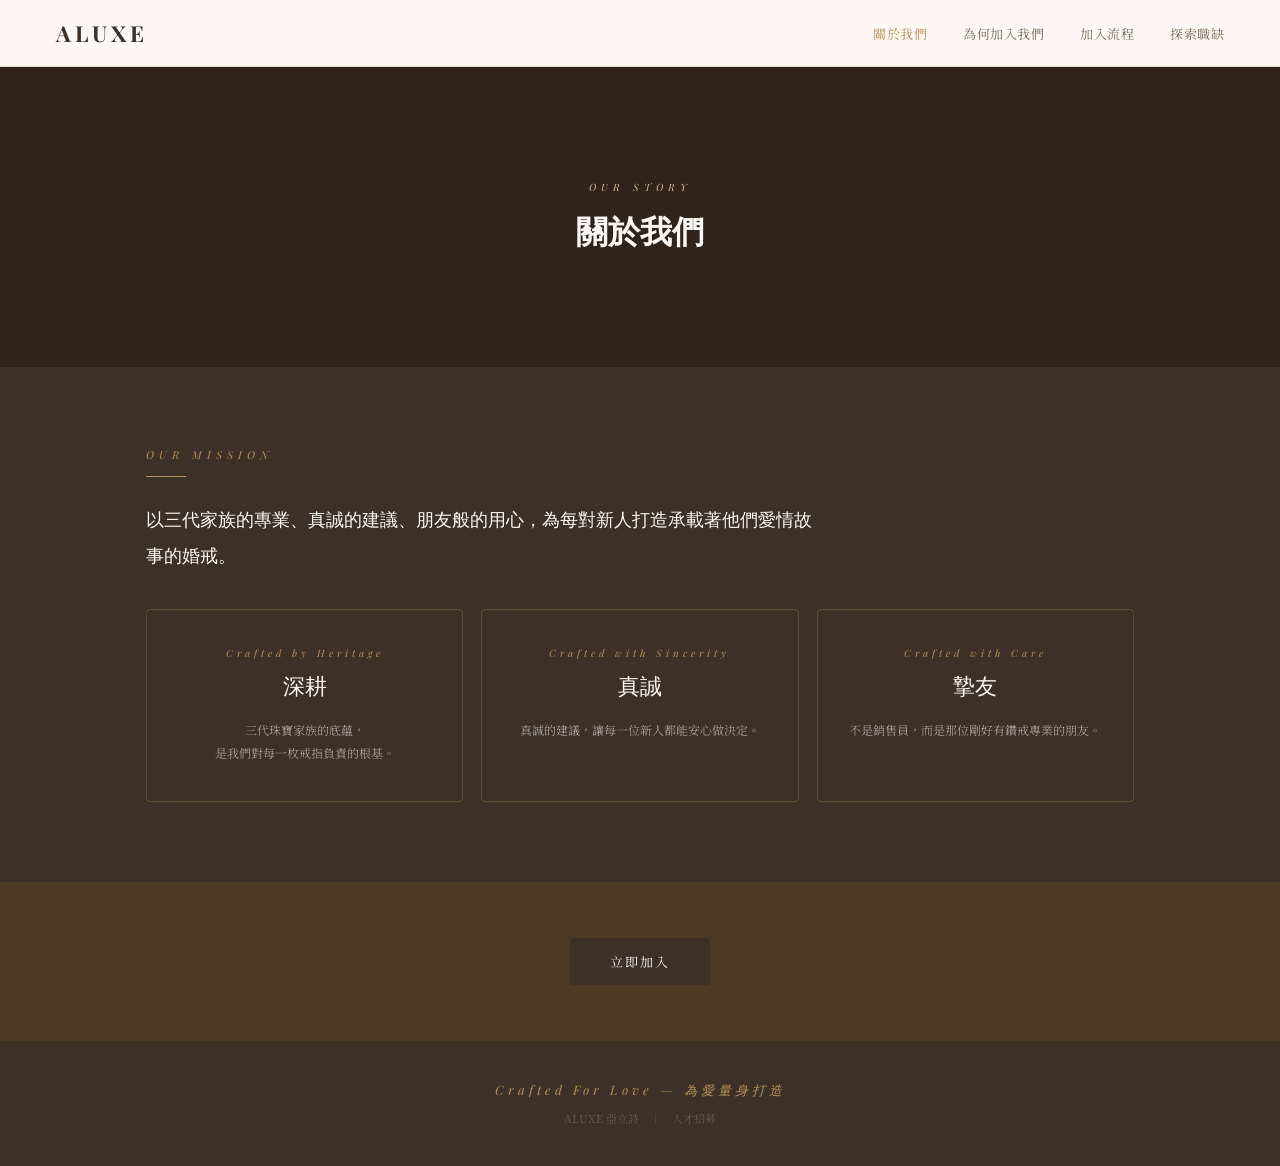
<file: about.html>
<!DOCTYPE html>
<html lang="zh-TW">
<head>
<meta charset="UTF-8">
<meta name="viewport" content="width=device-width, initial-scale=1.0">
<title>關於我們 — ALUXE 亞立詩</title>
<link rel="stylesheet" href="shared.css">
</head>
<body>

<nav class="nav">
  <a href="index.html" class="nav-logo">ALUXE</a>
  <div class="nav-links">
    <a class="nav-link active" href="https://www.aluxe.com/about/" target="_blank">關於我們</a>
    <a class="nav-link" href="career.html">為何加入我們</a>
    <a class="nav-link" href="process.html">加入流程</a>
    <a class="nav-link" href="jobs.html">探索職缺</a>
  </div>
</nav>

<div class="page-hero">
  <div class="page-hero-bg" style="background:#3C3027;"></div>
  <div class="page-hero-content">
    <div class="page-hero-eyebrow">OUR STORY</div>
    <h1 class="page-hero-title">關於我們</h1>
  </div>
</div>

<!-- OUR MISSION -->
<section class="sec-deep">
  <div class="sec-inner">
    <div class="eyebrow">OUR MISSION</div>
    <div class="rose-bar"></div>
    <p class="sec-title-light" style="font-size:18px; max-width:680px; line-height:2; font-weight:400;">以三代家族的專業、真誠的建議、朋友般的用心，為每對新人打造承載著他們愛情故事的婚戒。</p>
    <div class="pillar-grid">
      <div class="pillar-card"><div class="p-en">Crafted by Heritage</div><div class="p-zh">深耕</div><div class="p-desc">三代珠寶家族的底蘊，<br>是我們對每一枚戒指負責的根基。</div></div>
      <div class="pillar-card"><div class="p-en">Crafted with Sincerity</div><div class="p-zh">真誠</div><div class="p-desc">真誠的建議，讓每一位新人都能安心做決定。</div></div>
      <div class="pillar-card"><div class="p-en">Crafted with Care</div><div class="p-zh">摯友</div><div class="p-desc">不是銷售員，而是那位剛好有鑽戒專業的朋友。</div></div>
    </div>
  </div>
</section>

<section class="cta-block" style="position:relative; overflow:hidden;">
  <div style="position:absolute; inset:0; background:#B8925A;"></div>
  <div class="sec-inner cta-inner" style="padding:56px;">
    <a href="https://www.104.com.tw/company/1a2x6bidx6#info06" target="_blank" class="btn-warm" style="background:#3C3027;">立即加入</a>
  </div>
</section>

<footer class="footer">
  <p class="footer-slogan">Crafted For Love — 為愛量身打造</p>
  <p class="footer-note">ALUXE 亞立詩　｜　人才招募</p>
</footer>

</body>
</html>
</file>
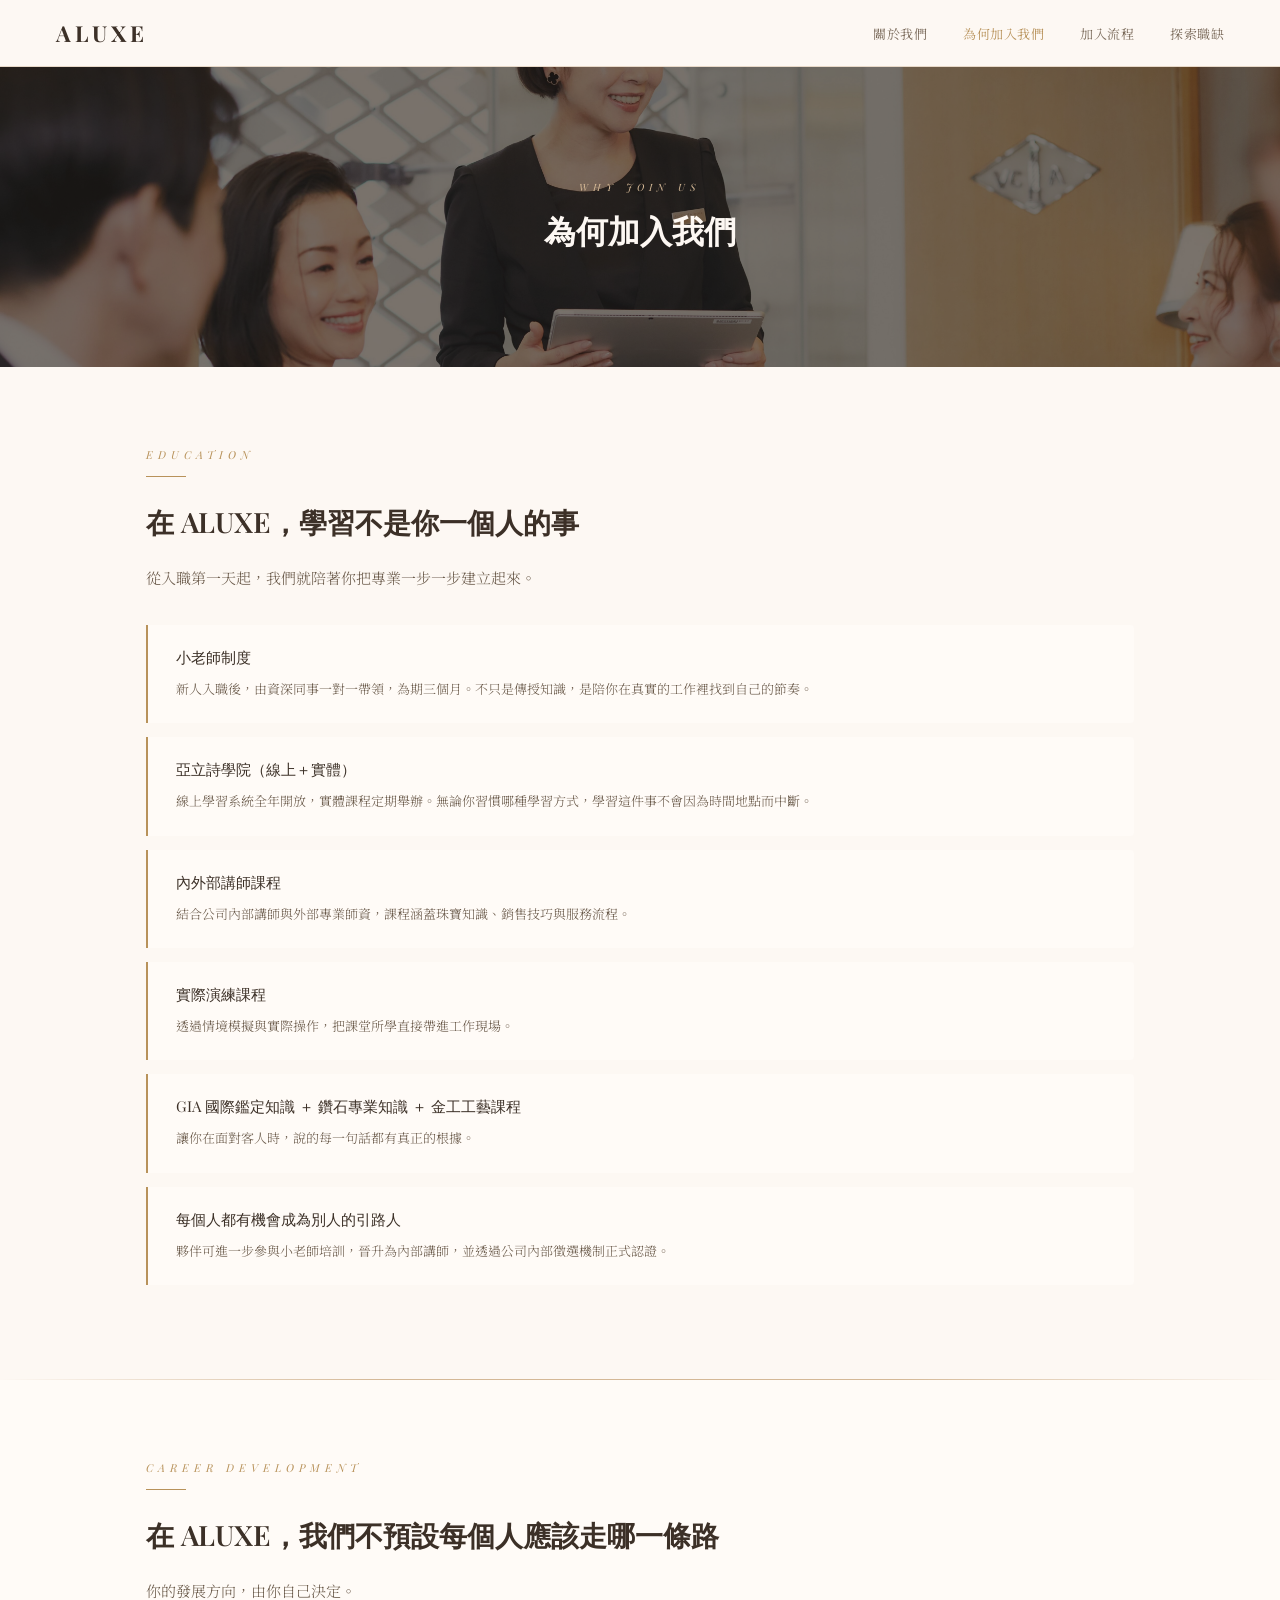
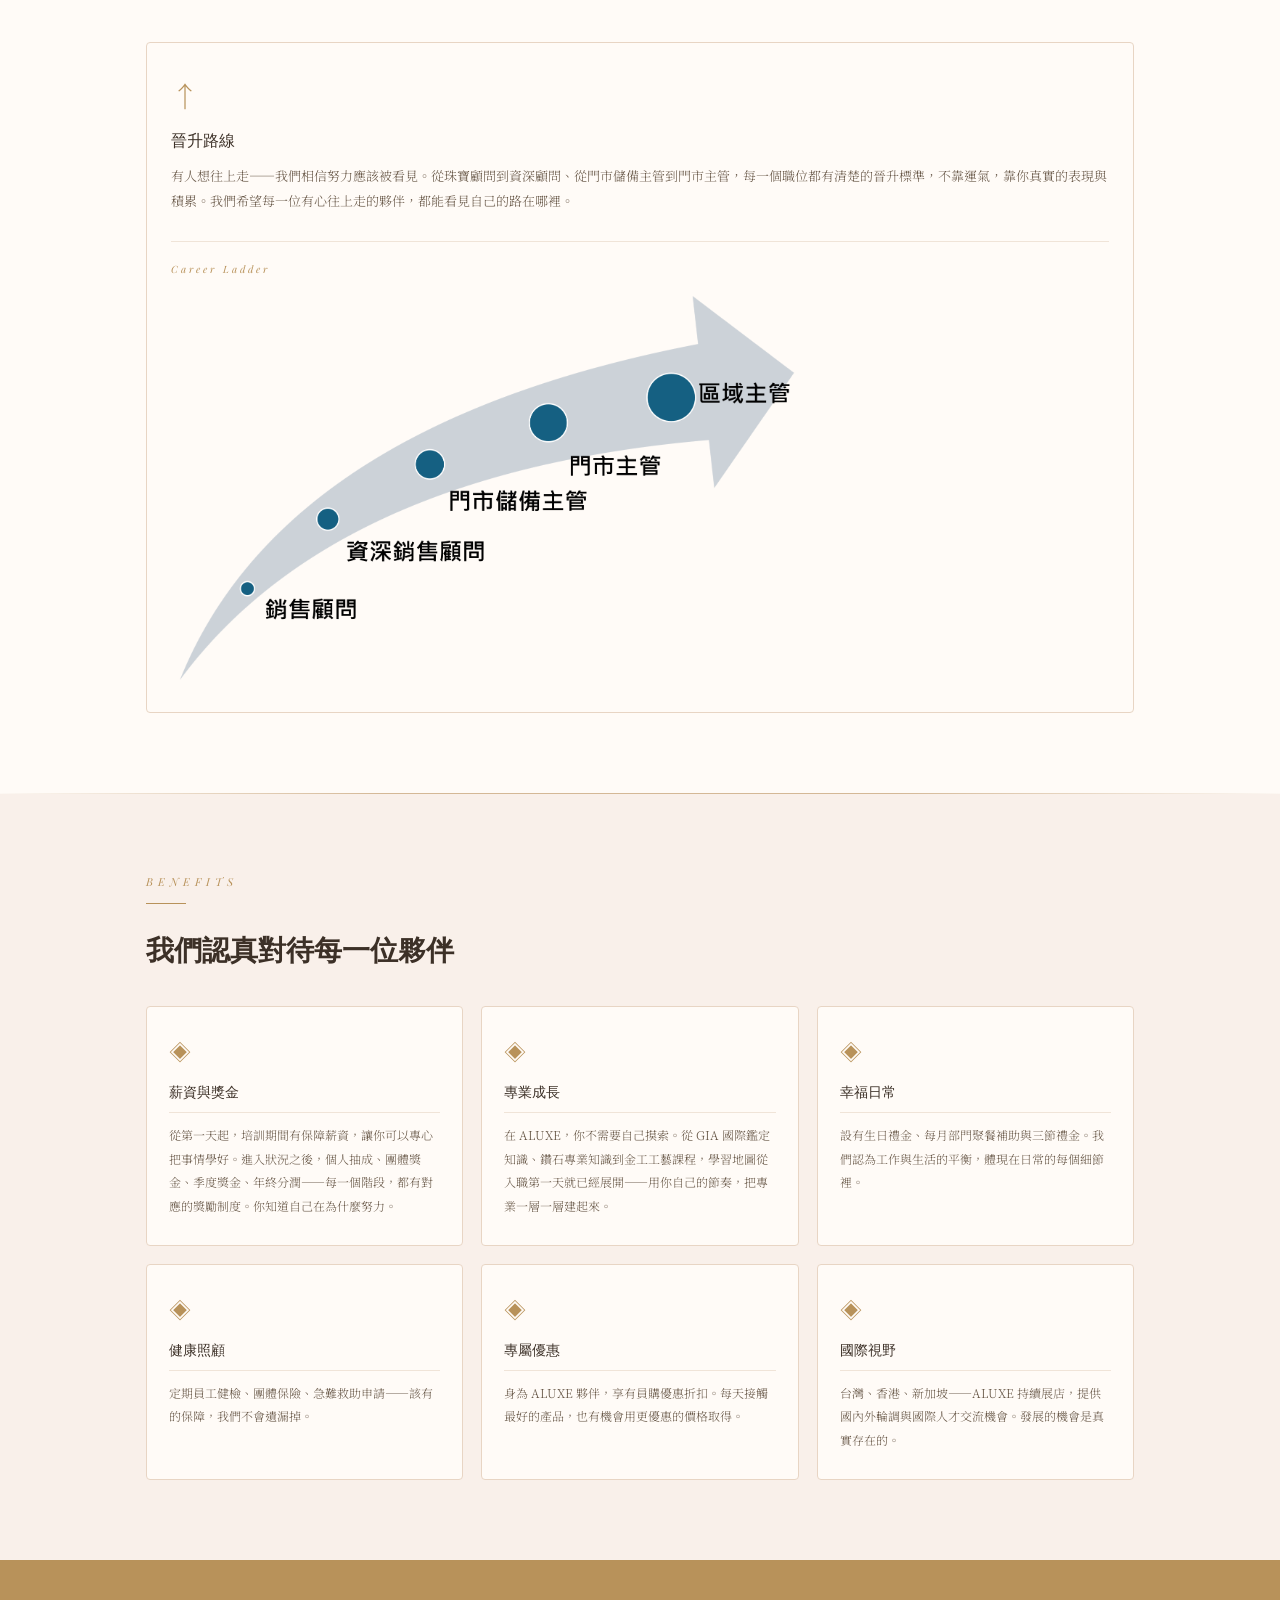
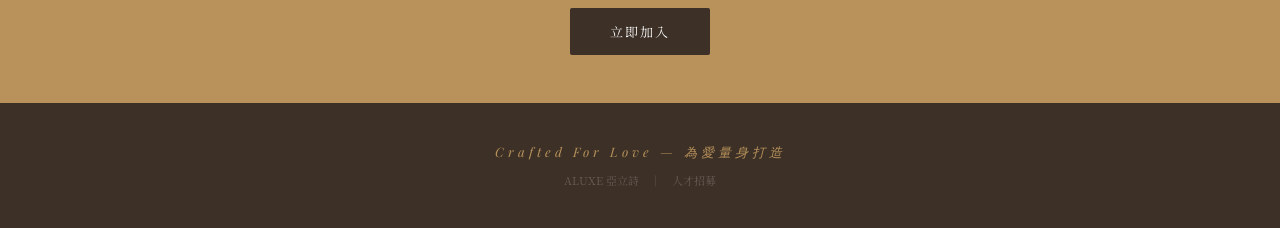
<file: career.html>
<!DOCTYPE html>
<html lang="zh-TW">
<head>
<meta charset="UTF-8">
<meta name="viewport" content="width=device-width, initial-scale=1.0">
<title>為何加入我們 — ALUXE 亞立詩</title>
<link rel="stylesheet" href="shared.css">
</head>
<body>

<nav class="nav">
  <a href="index.html" class="nav-logo">ALUXE</a>
  <div class="nav-links">
    <a class="nav-link" href="https://www.aluxe.com/about/" target="_blank">關於我們</a>
    <a class="nav-link active" href="career.html">為何加入我們</a>
    <a class="nav-link" href="process.html">加入流程</a>
    <a class="nav-link" href="jobs.html">探索職缺</a>
  </div>
</nav>

<div class="page-hero">
  <div class="page-hero-bg" style="background:url('career_banner.jpg') center center / cover no-repeat;"></div>
  <div class="page-hero-content">
    <div class="page-hero-eyebrow">WHY JOIN US</div>
    <h1 class="page-hero-title">為何加入我們</h1>
  </div>
</div>

<!-- 教育訓練 -->
<section class="sec-cream">
  <div class="sec-inner">
    <div class="eyebrow">EDUCATION</div>
    <div class="rose-bar"></div>
    <h2 class="sec-title">在 ALUXE，學習不是你一個人的事</h2>
    <p class="sec-body" style="margin-bottom:32px;">從入職第一天起，我們就陪著你把專業一步一步建立起來。</p>
    <div class="edu-item"><div class="edu-title">小老師制度</div><div class="edu-desc">新人入職後，由資深同事一對一帶領，為期三個月。不只是傳授知識，是陪你在真實的工作裡找到自己的節奏。</div></div>
    <div class="edu-item"><div class="edu-title">亞立詩學院（線上＋實體）</div><div class="edu-desc">線上學習系統全年開放，實體課程定期舉辦。無論你習慣哪種學習方式，學習這件事不會因為時間地點而中斷。</div></div>
    <div class="edu-item"><div class="edu-title">內外部講師課程</div><div class="edu-desc">結合公司內部講師與外部專業師資，課程涵蓋珠寶知識、銷售技巧與服務流程。</div></div>
    <div class="edu-item"><div class="edu-title">實際演練課程</div><div class="edu-desc">透過情境模擬與實際操作，把課堂所學直接帶進工作現場。</div></div>
    <div class="edu-item"><div class="edu-title">GIA 國際鑑定知識 ＋ 鑽石專業知識 ＋ 金工工藝課程</div><div class="edu-desc">讓你在面對客人時，說的每一句話都有真正的根據。</div></div>
    <div class="edu-item"><div class="edu-title">每個人都有機會成為別人的引路人</div><div class="edu-desc">夥伴可進一步參與小老師培訓，晉升為內部講師，並透過公司內部徵選機制正式認證。</div></div>
  </div>
</section>

<div class="warm-divider"></div>

<!-- 職涯發展 -->
<section class="sec-white">
  <div class="sec-inner">
    <div class="eyebrow">CAREER DEVELOPMENT</div>
    <div class="rose-bar"></div>
    <h2 class="sec-title">在 ALUXE，我們不預設每個人應該走哪一條路</h2>
    <p class="sec-body" style="margin-bottom:36px;">你的發展方向，由你自己決定。</p>
    <div class="career-grid" style="grid-template-columns:1fr;">
      <div class="career-card">
        <div class="career-icon">↑</div>
        <div class="career-title">晉升路線</div>
        <div class="career-desc">有人想往上走——我們相信努力應該被看見。從珠寶顧問到資深顧問、從門市儲備主管到門市主管，每一個職位都有清楚的晉升標準，不靠運氣，靠你真實的表現與積累。我們希望每一位有心往上走的夥伴，都能看見自己的路在哪裡。</div>
        <div style="margin-top:28px; padding-top:20px; border-top:1px solid #F0E4D8;">
          <div style="font-family:'Playfair Display',serif; font-size:10px; color:#B8925A; letter-spacing:3px; margin-bottom:20px; font-style:italic;">Career Ladder</div>
          <img src="晉升.png" alt="晉升路線" style="width:100%; max-width:640px; display:block;">
        </div>
      </div>
    </div>
  </div>
</section>

<div class="warm-divider"></div>

<!-- 員工福利 -->
<section class="sec-rose">
  <div class="sec-inner">
    <div class="eyebrow">BENEFITS</div>
    <div class="rose-bar"></div>
    <h2 class="sec-title">我們認真對待每一位夥伴</h2>
    <div class="benefits-grid">
      <div class="benefit-card"><div class="b-icon">◈</div><div class="b-title">薪資與獎金</div><div class="b-desc">從第一天起，培訓期間有保障薪資，讓你可以專心把事情學好。進入狀況之後，個人抽成、團體獎金、季度獎金、年終分潤——每一個階段，都有對應的獎勵制度。你知道自己在為什麼努力。</div></div>
      <div class="benefit-card"><div class="b-icon">◈</div><div class="b-title">專業成長</div><div class="b-desc">在 ALUXE，你不需要自己摸索。從 GIA 國際鑑定知識、鑽石專業知識到金工工藝課程，學習地圖從入職第一天就已經展開——用你自己的節奏，把專業一層一層建起來。</div></div>
      <div class="benefit-card"><div class="b-icon">◈</div><div class="b-title">幸福日常</div><div class="b-desc">設有生日禮金、每月部門聚餐補助與三節禮金。我們認為工作與生活的平衡，體現在日常的每個細節裡。</div></div>
      <div class="benefit-card"><div class="b-icon">◈</div><div class="b-title">健康照顧</div><div class="b-desc">定期員工健檢、團體保險、急難救助申請——該有的保障，我們不會遺漏掉。</div></div>
      <div class="benefit-card"><div class="b-icon">◈</div><div class="b-title">專屬優惠</div><div class="b-desc">身為 ALUXE 夥伴，享有員購優惠折扣。每天接觸最好的產品，也有機會用更優惠的價格取得。</div></div>
      <div class="benefit-card"><div class="b-icon">◈</div><div class="b-title">國際視野</div><div class="b-desc">台灣、香港、新加坡——ALUXE 持續展店，提供國內外輪調與國際人才交流機會。發展的機會是真實存在的。</div></div>
    </div>
  </div>
</section>

<section style="background:#B8925A; padding:48px; text-align:center;">
  <a href="https://www.104.com.tw/company/1a2x6bidx6#info06" target="_blank" class="btn-warm" style="background:#3C3027;">立即加入</a>
</section>

<footer class="footer">
  <p class="footer-slogan">Crafted For Love — 為愛量身打造</p>
  <p class="footer-note">ALUXE 亞立詩　｜　人才招募</p>
</footer>

</body>
</html>
</file>
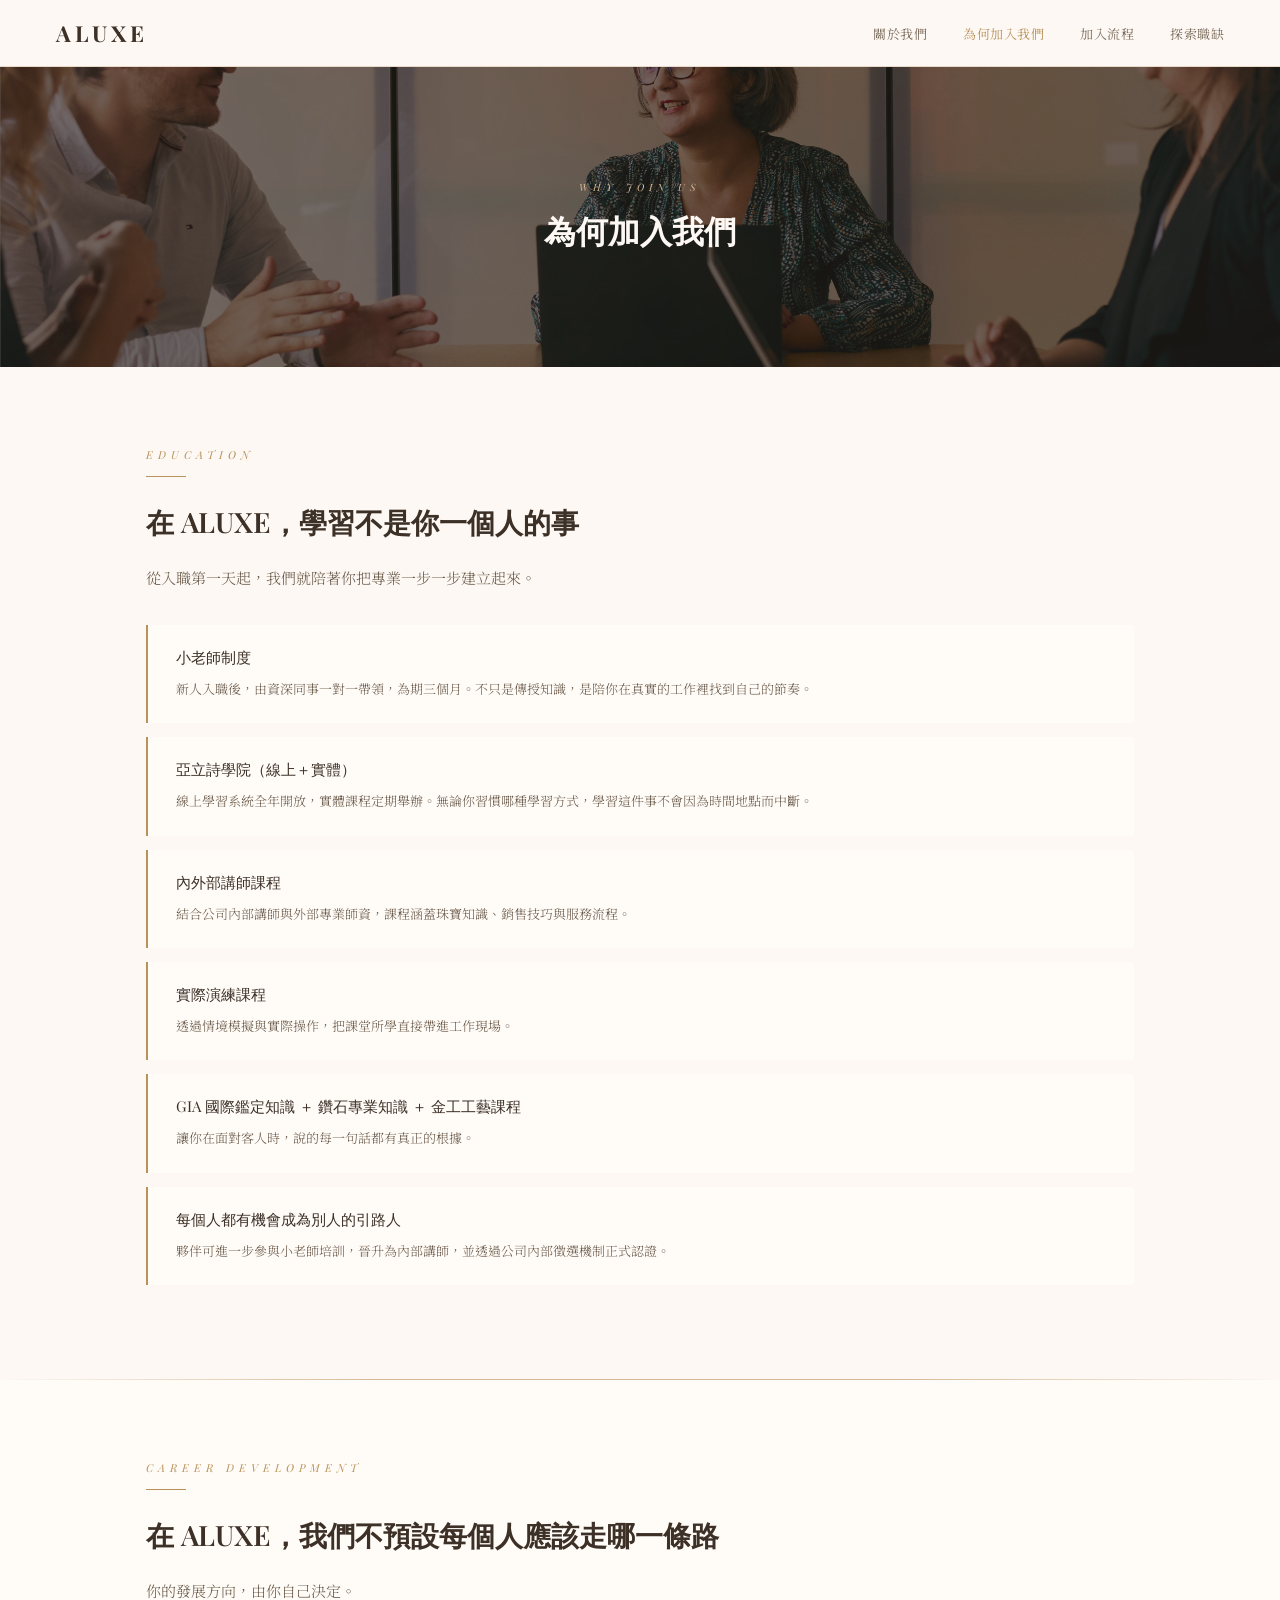
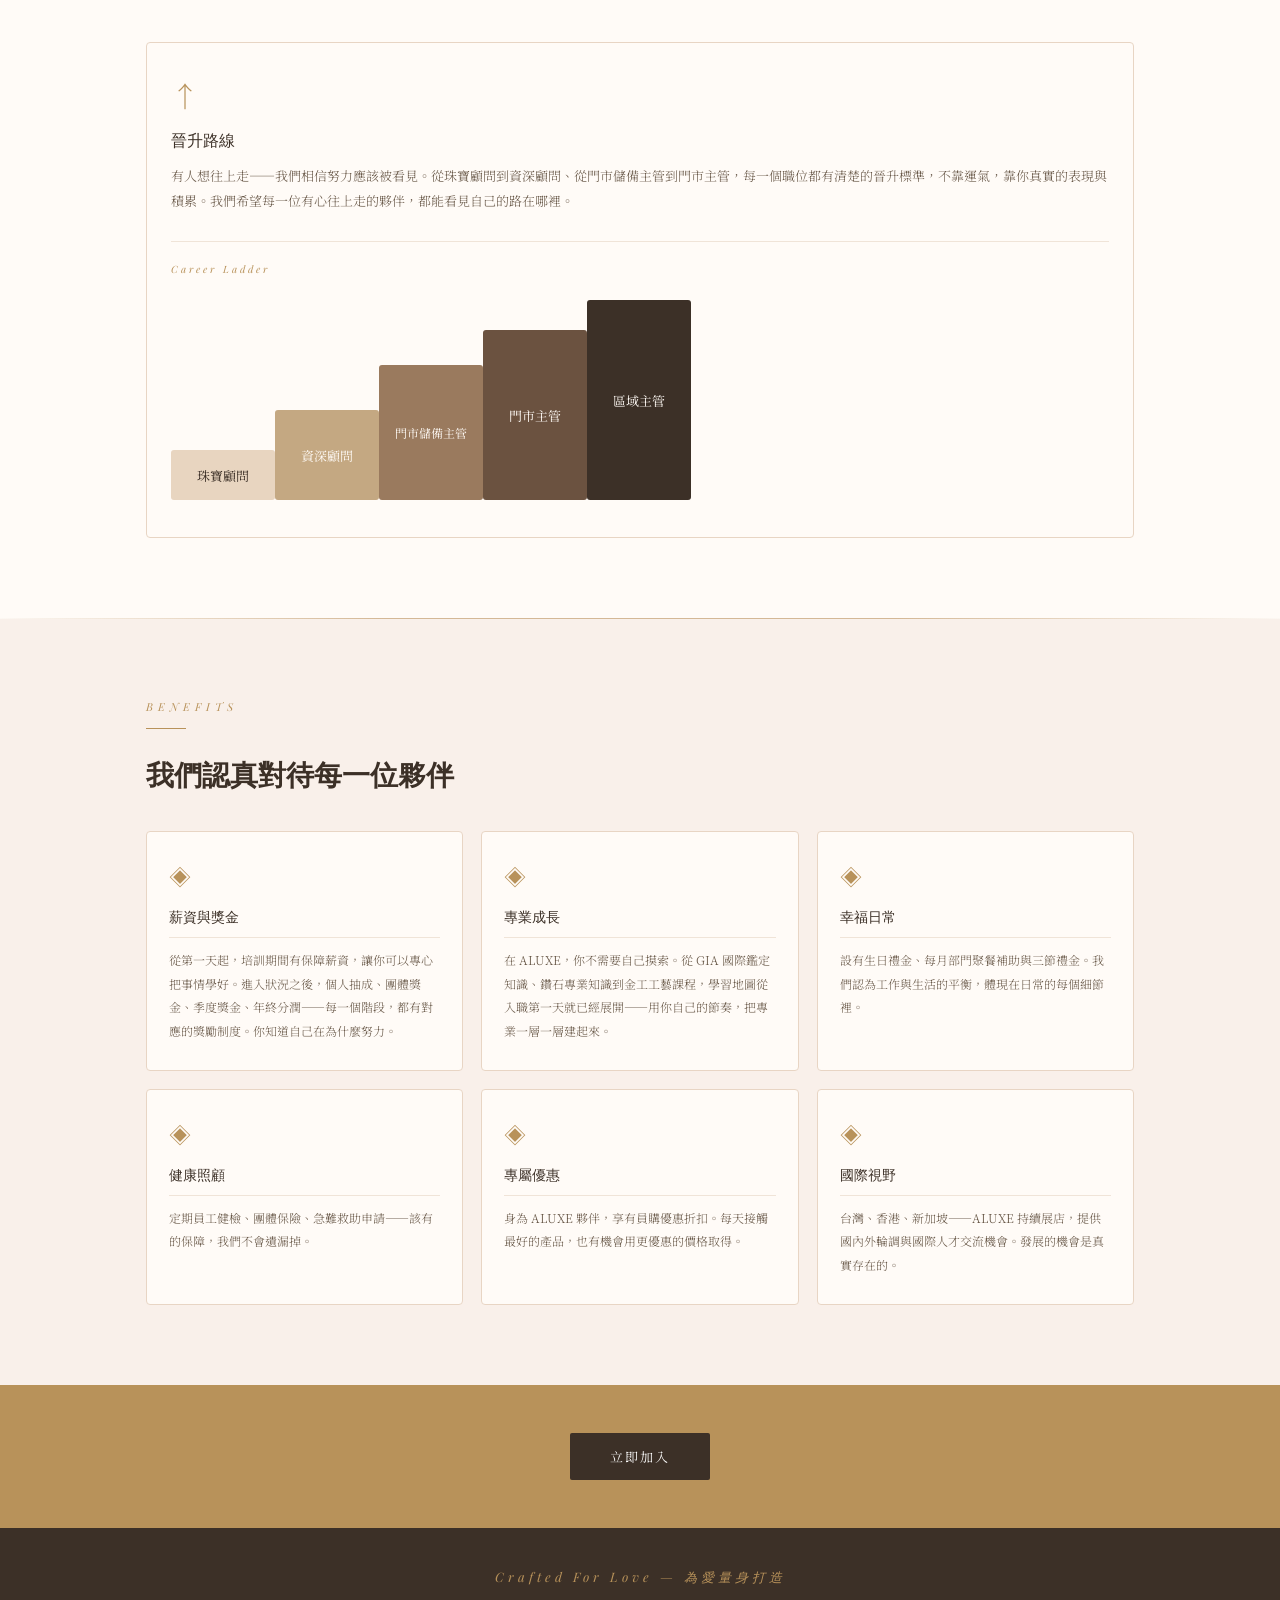
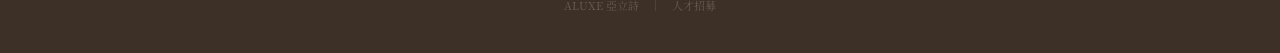
<file: career_3.html>
<!DOCTYPE html>
<html lang="zh-TW">
<head>
<meta charset="UTF-8">
<meta name="viewport" content="width=device-width, initial-scale=1.0">
<title>為何加入我們 — ALUXE 亞立詩</title>
<link rel="stylesheet" href="shared.css">
</head>
<body>

<nav class="nav">
  <a href="index.html" class="nav-logo">ALUXE</a>
  <div class="nav-links">
    <a class="nav-link" href="https://www.aluxe.com/about/" target="_blank">關於我們</a>
    <a class="nav-link active" href="career.html">為何加入我們</a>
    <a class="nav-link" href="process.html">加入流程</a>
    <a class="nav-link" href="jobs.html">探索職缺</a>
  </div>
</nav>

<div class="page-hero">
  <div class="page-hero-bg" style="background:url('career_banner.avif') center center / cover no-repeat;"></div>
  <div class="page-hero-content">
    <div class="page-hero-eyebrow">WHY JOIN US</div>
    <h1 class="page-hero-title">為何加入我們</h1>
  </div>
</div>

<!-- 教育訓練 -->
<section class="sec-cream">
  <div class="sec-inner">
    <div class="eyebrow">EDUCATION</div>
    <div class="rose-bar"></div>
    <h2 class="sec-title">在 ALUXE，學習不是你一個人的事</h2>
    <p class="sec-body" style="margin-bottom:32px;">從入職第一天起，我們就陪著你把專業一步一步建立起來。</p>
    <div class="edu-item"><div class="edu-title">小老師制度</div><div class="edu-desc">新人入職後，由資深同事一對一帶領，為期三個月。不只是傳授知識，是陪你在真實的工作裡找到自己的節奏。</div></div>
    <div class="edu-item"><div class="edu-title">亞立詩學院（線上＋實體）</div><div class="edu-desc">線上學習系統全年開放，實體課程定期舉辦。無論你習慣哪種學習方式，學習這件事不會因為時間地點而中斷。</div></div>
    <div class="edu-item"><div class="edu-title">內外部講師課程</div><div class="edu-desc">結合公司內部講師與外部專業師資，課程涵蓋珠寶知識、銷售技巧與服務流程。</div></div>
    <div class="edu-item"><div class="edu-title">實際演練課程</div><div class="edu-desc">透過情境模擬與實際操作，把課堂所學直接帶進工作現場。</div></div>
    <div class="edu-item"><div class="edu-title">GIA 國際鑑定知識 ＋ 鑽石專業知識 ＋ 金工工藝課程</div><div class="edu-desc">讓你在面對客人時，說的每一句話都有真正的根據。</div></div>
    <div class="edu-item"><div class="edu-title">每個人都有機會成為別人的引路人</div><div class="edu-desc">夥伴可進一步參與小老師培訓，晉升為內部講師，並透過公司內部徵選機制正式認證。</div></div>
  </div>
</section>

<div class="warm-divider"></div>

<!-- 職涯發展 -->
<section class="sec-white">
  <div class="sec-inner">
    <div class="eyebrow">CAREER DEVELOPMENT</div>
    <div class="rose-bar"></div>
    <h2 class="sec-title">在 ALUXE，我們不預設每個人應該走哪一條路</h2>
    <p class="sec-body" style="margin-bottom:36px;">你的發展方向，由你自己決定。</p>
    <div class="career-grid" style="grid-template-columns:1fr;">
      <div class="career-card">
        <div class="career-icon">↑</div>
        <div class="career-title">晉升路線</div>
        <div class="career-desc">有人想往上走——我們相信努力應該被看見。從珠寶顧問到資深顧問、從門市儲備主管到門市主管，每一個職位都有清楚的晉升標準，不靠運氣，靠你真實的表現與積累。我們希望每一位有心往上走的夥伴，都能看見自己的路在哪裡。</div>
        <div style="margin-top:28px; padding-top:20px; border-top:1px solid #F0E4D8;">
          <div style="font-family:'Playfair Display',serif; font-size:10px; color:#B8925A; letter-spacing:3px; margin-bottom:24px; font-style:italic;">Career Ladder</div>
          <svg viewBox="0 0 520 200" xmlns="http://www.w3.org/2000/svg" style="width:100%; max-width:520px;">
            <rect x="0" y="150" width="104" height="50" fill="#E8D5C0" rx="3"/>
            <text x="52" y="181" text-anchor="middle" font-family="Noto Serif TC,serif" font-size="13" fill="#3C3027">珠寶顧問</text>
            <rect x="104" y="110" width="104" height="90" fill="#C4A882" rx="3"/>
            <text x="156" y="161" text-anchor="middle" font-family="Noto Serif TC,serif" font-size="13" fill="#FDF8F3">資深顧問</text>
            <rect x="208" y="65" width="104" height="135" fill="#9A7A5E" rx="3"/>
            <text x="260" y="138" text-anchor="middle" font-family="Noto Serif TC,serif" font-size="12" fill="#FDF8F3">門市儲備主管</text>
            <rect x="312" y="30" width="104" height="170" fill="#6B5240" rx="3"/>
            <text x="364" y="121" text-anchor="middle" font-family="Noto Serif TC,serif" font-size="13" fill="#FDF8F3">門市主管</text>
            <rect x="416" y="0" width="104" height="200" fill="#3C3027" rx="3"/>
            <text x="468" y="106" text-anchor="middle" font-family="Noto Serif TC,serif" font-size="13" fill="#FDF8F3">區域主管</text>
          </svg>
        </div>
      </div>
    </div>
  </div>
</section>

<div class="warm-divider"></div>

<!-- 員工福利 -->
<section class="sec-rose">
  <div class="sec-inner">
    <div class="eyebrow">BENEFITS</div>
    <div class="rose-bar"></div>
    <h2 class="sec-title">我們認真對待每一位夥伴</h2>
    <div class="benefits-grid">
      <div class="benefit-card"><div class="b-icon">◈</div><div class="b-title">薪資與獎金</div><div class="b-desc">從第一天起，培訓期間有保障薪資，讓你可以專心把事情學好。進入狀況之後，個人抽成、團體獎金、季度獎金、年終分潤——每一個階段，都有對應的獎勵制度。你知道自己在為什麼努力。</div></div>
      <div class="benefit-card"><div class="b-icon">◈</div><div class="b-title">專業成長</div><div class="b-desc">在 ALUXE，你不需要自己摸索。從 GIA 國際鑑定知識、鑽石專業知識到金工工藝課程，學習地圖從入職第一天就已經展開——用你自己的節奏，把專業一層一層建起來。</div></div>
      <div class="benefit-card"><div class="b-icon">◈</div><div class="b-title">幸福日常</div><div class="b-desc">設有生日禮金、每月部門聚餐補助與三節禮金。我們認為工作與生活的平衡，體現在日常的每個細節裡。</div></div>
      <div class="benefit-card"><div class="b-icon">◈</div><div class="b-title">健康照顧</div><div class="b-desc">定期員工健檢、團體保險、急難救助申請——該有的保障，我們不會遺漏掉。</div></div>
      <div class="benefit-card"><div class="b-icon">◈</div><div class="b-title">專屬優惠</div><div class="b-desc">身為 ALUXE 夥伴，享有員購優惠折扣。每天接觸最好的產品，也有機會用更優惠的價格取得。</div></div>
      <div class="benefit-card"><div class="b-icon">◈</div><div class="b-title">國際視野</div><div class="b-desc">台灣、香港、新加坡——ALUXE 持續展店，提供國內外輪調與國際人才交流機會。發展的機會是真實存在的。</div></div>
    </div>
  </div>
</section>

<section style="background:#B8925A; padding:48px; text-align:center;">
  <a href="https://www.104.com.tw/company/1a2x6bidx6#info06" target="_blank" class="btn-warm" style="background:#3C3027;">立即加入</a>
</section>

<footer class="footer">
  <p class="footer-slogan">Crafted For Love — 為愛量身打造</p>
  <p class="footer-note">ALUXE 亞立詩　｜　人才招募</p>
</footer>

</body>
</html>
</file>
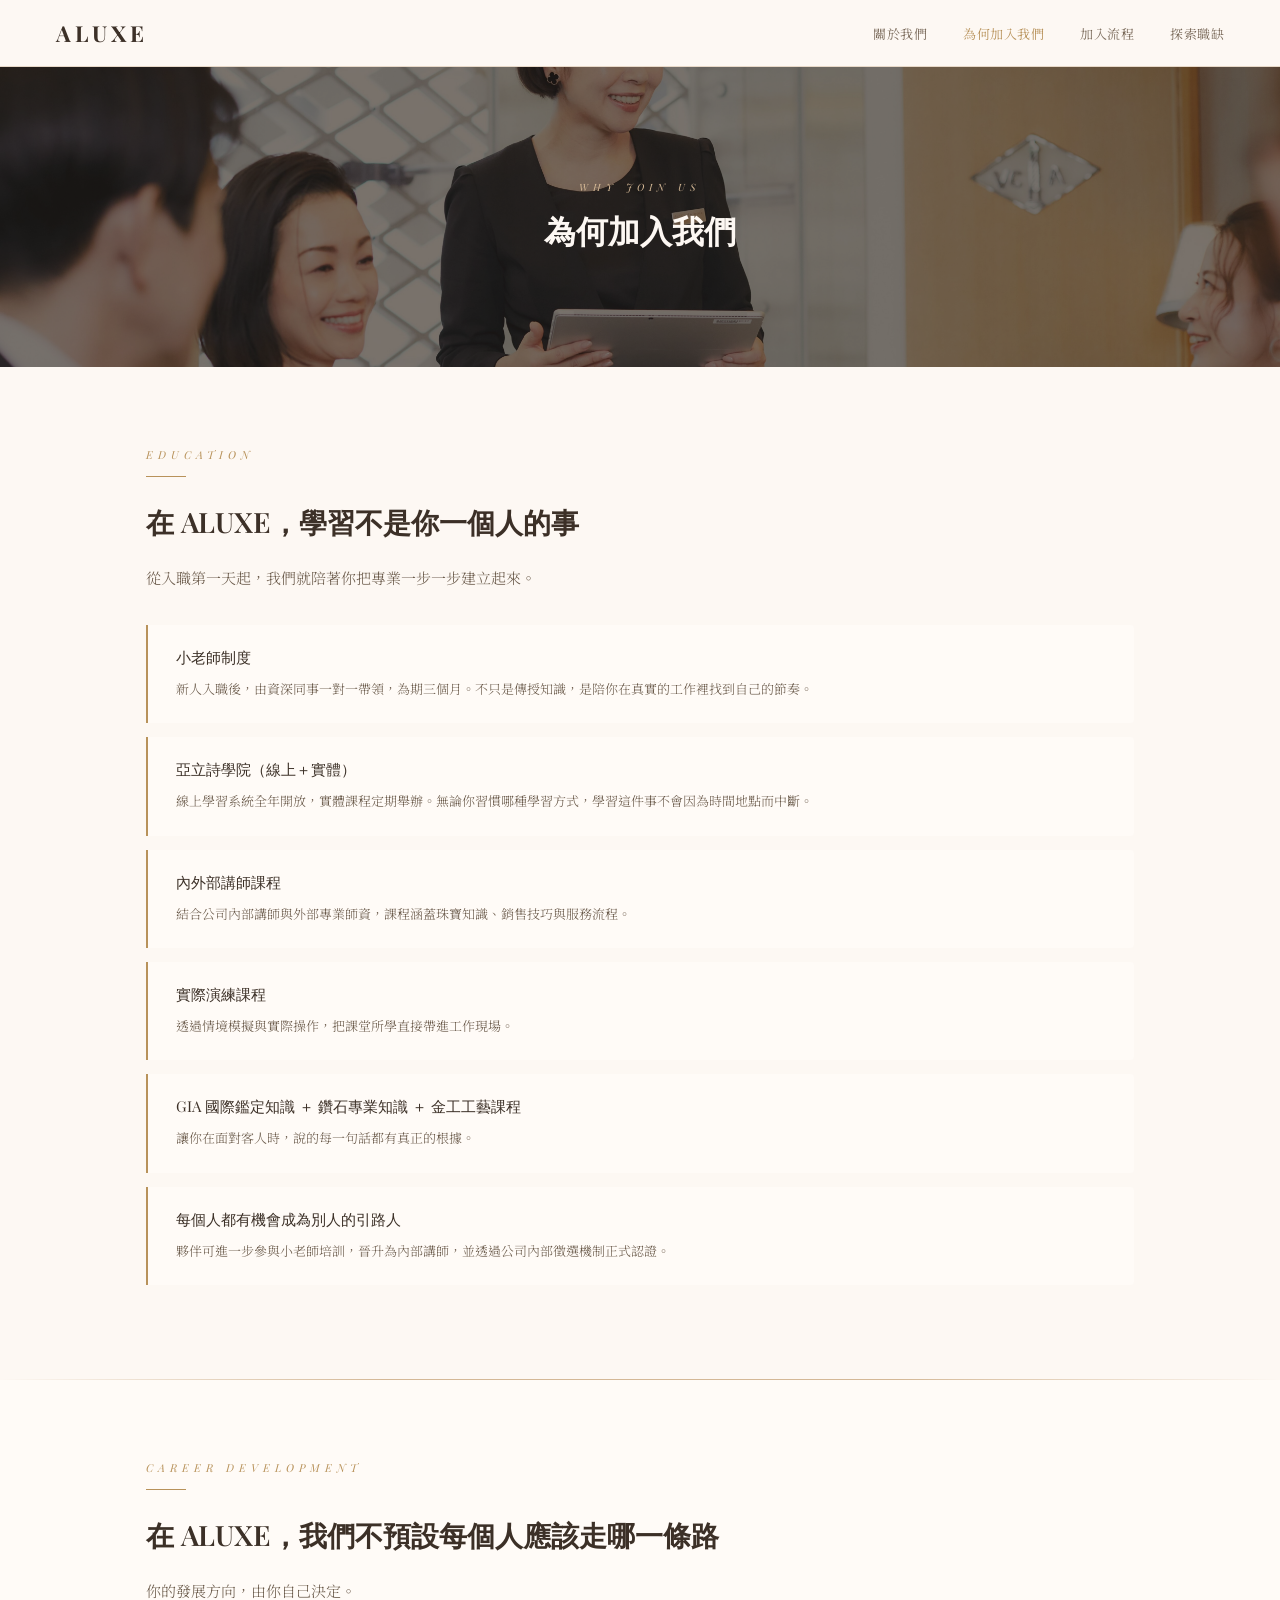
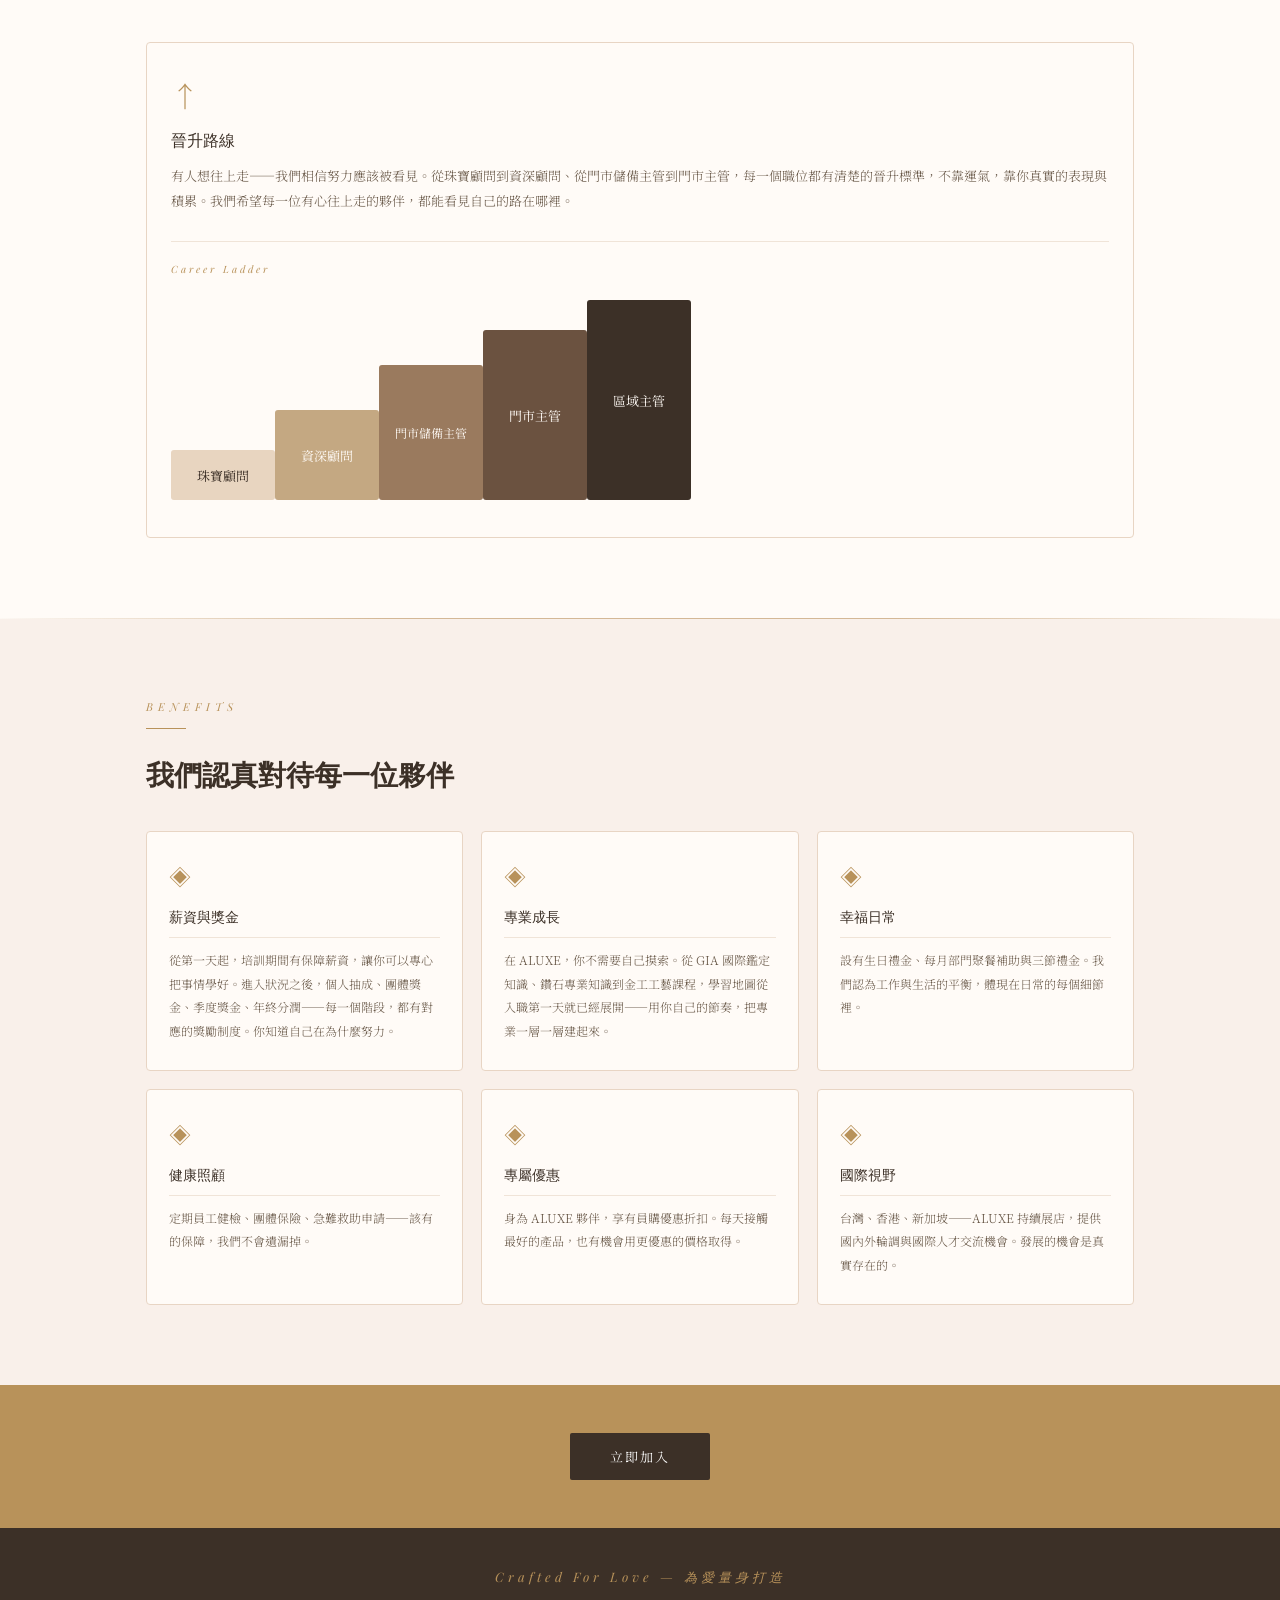
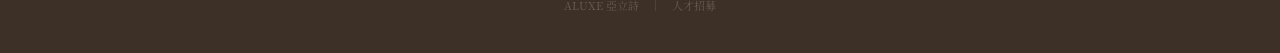
<file: career_4.html>
<!DOCTYPE html>
<html lang="zh-TW">
<head>
<meta charset="UTF-8">
<meta name="viewport" content="width=device-width, initial-scale=1.0">
<title>為何加入我們 — ALUXE 亞立詩</title>
<link rel="stylesheet" href="shared.css">
</head>
<body>

<nav class="nav">
  <a href="index.html" class="nav-logo">ALUXE</a>
  <div class="nav-links">
    <a class="nav-link" href="https://www.aluxe.com/about/" target="_blank">關於我們</a>
    <a class="nav-link active" href="career.html">為何加入我們</a>
    <a class="nav-link" href="process.html">加入流程</a>
    <a class="nav-link" href="jobs.html">探索職缺</a>
  </div>
</nav>

<div class="page-hero">
  <div class="page-hero-bg" style="background:url('career_banner.jpg') center center / cover no-repeat;"></div>
  <div class="page-hero-content">
    <div class="page-hero-eyebrow">WHY JOIN US</div>
    <h1 class="page-hero-title">為何加入我們</h1>
  </div>
</div>

<!-- 教育訓練 -->
<section class="sec-cream">
  <div class="sec-inner">
    <div class="eyebrow">EDUCATION</div>
    <div class="rose-bar"></div>
    <h2 class="sec-title">在 ALUXE，學習不是你一個人的事</h2>
    <p class="sec-body" style="margin-bottom:32px;">從入職第一天起，我們就陪著你把專業一步一步建立起來。</p>
    <div class="edu-item"><div class="edu-title">小老師制度</div><div class="edu-desc">新人入職後，由資深同事一對一帶領，為期三個月。不只是傳授知識，是陪你在真實的工作裡找到自己的節奏。</div></div>
    <div class="edu-item"><div class="edu-title">亞立詩學院（線上＋實體）</div><div class="edu-desc">線上學習系統全年開放，實體課程定期舉辦。無論你習慣哪種學習方式，學習這件事不會因為時間地點而中斷。</div></div>
    <div class="edu-item"><div class="edu-title">內外部講師課程</div><div class="edu-desc">結合公司內部講師與外部專業師資，課程涵蓋珠寶知識、銷售技巧與服務流程。</div></div>
    <div class="edu-item"><div class="edu-title">實際演練課程</div><div class="edu-desc">透過情境模擬與實際操作，把課堂所學直接帶進工作現場。</div></div>
    <div class="edu-item"><div class="edu-title">GIA 國際鑑定知識 ＋ 鑽石專業知識 ＋ 金工工藝課程</div><div class="edu-desc">讓你在面對客人時，說的每一句話都有真正的根據。</div></div>
    <div class="edu-item"><div class="edu-title">每個人都有機會成為別人的引路人</div><div class="edu-desc">夥伴可進一步參與小老師培訓，晉升為內部講師，並透過公司內部徵選機制正式認證。</div></div>
  </div>
</section>

<div class="warm-divider"></div>

<!-- 職涯發展 -->
<section class="sec-white">
  <div class="sec-inner">
    <div class="eyebrow">CAREER DEVELOPMENT</div>
    <div class="rose-bar"></div>
    <h2 class="sec-title">在 ALUXE，我們不預設每個人應該走哪一條路</h2>
    <p class="sec-body" style="margin-bottom:36px;">你的發展方向，由你自己決定。</p>
    <div class="career-grid" style="grid-template-columns:1fr;">
      <div class="career-card">
        <div class="career-icon">↑</div>
        <div class="career-title">晉升路線</div>
        <div class="career-desc">有人想往上走——我們相信努力應該被看見。從珠寶顧問到資深顧問、從門市儲備主管到門市主管，每一個職位都有清楚的晉升標準，不靠運氣，靠你真實的表現與積累。我們希望每一位有心往上走的夥伴，都能看見自己的路在哪裡。</div>
        <div style="margin-top:28px; padding-top:20px; border-top:1px solid #F0E4D8;">
          <div style="font-family:'Playfair Display',serif; font-size:10px; color:#B8925A; letter-spacing:3px; margin-bottom:24px; font-style:italic;">Career Ladder</div>
          <svg viewBox="0 0 520 200" xmlns="http://www.w3.org/2000/svg" style="width:100%; max-width:520px;">
            <rect x="0" y="150" width="104" height="50" fill="#E8D5C0" rx="3"/>
            <text x="52" y="181" text-anchor="middle" font-family="Noto Serif TC,serif" font-size="13" fill="#3C3027">珠寶顧問</text>
            <rect x="104" y="110" width="104" height="90" fill="#C4A882" rx="3"/>
            <text x="156" y="161" text-anchor="middle" font-family="Noto Serif TC,serif" font-size="13" fill="#FDF8F3">資深顧問</text>
            <rect x="208" y="65" width="104" height="135" fill="#9A7A5E" rx="3"/>
            <text x="260" y="138" text-anchor="middle" font-family="Noto Serif TC,serif" font-size="12" fill="#FDF8F3">門市儲備主管</text>
            <rect x="312" y="30" width="104" height="170" fill="#6B5240" rx="3"/>
            <text x="364" y="121" text-anchor="middle" font-family="Noto Serif TC,serif" font-size="13" fill="#FDF8F3">門市主管</text>
            <rect x="416" y="0" width="104" height="200" fill="#3C3027" rx="3"/>
            <text x="468" y="106" text-anchor="middle" font-family="Noto Serif TC,serif" font-size="13" fill="#FDF8F3">區域主管</text>
          </svg>
        </div>
      </div>
    </div>
  </div>
</section>

<div class="warm-divider"></div>

<!-- 員工福利 -->
<section class="sec-rose">
  <div class="sec-inner">
    <div class="eyebrow">BENEFITS</div>
    <div class="rose-bar"></div>
    <h2 class="sec-title">我們認真對待每一位夥伴</h2>
    <div class="benefits-grid">
      <div class="benefit-card"><div class="b-icon">◈</div><div class="b-title">薪資與獎金</div><div class="b-desc">從第一天起，培訓期間有保障薪資，讓你可以專心把事情學好。進入狀況之後，個人抽成、團體獎金、季度獎金、年終分潤——每一個階段，都有對應的獎勵制度。你知道自己在為什麼努力。</div></div>
      <div class="benefit-card"><div class="b-icon">◈</div><div class="b-title">專業成長</div><div class="b-desc">在 ALUXE，你不需要自己摸索。從 GIA 國際鑑定知識、鑽石專業知識到金工工藝課程，學習地圖從入職第一天就已經展開——用你自己的節奏，把專業一層一層建起來。</div></div>
      <div class="benefit-card"><div class="b-icon">◈</div><div class="b-title">幸福日常</div><div class="b-desc">設有生日禮金、每月部門聚餐補助與三節禮金。我們認為工作與生活的平衡，體現在日常的每個細節裡。</div></div>
      <div class="benefit-card"><div class="b-icon">◈</div><div class="b-title">健康照顧</div><div class="b-desc">定期員工健檢、團體保險、急難救助申請——該有的保障，我們不會遺漏掉。</div></div>
      <div class="benefit-card"><div class="b-icon">◈</div><div class="b-title">專屬優惠</div><div class="b-desc">身為 ALUXE 夥伴，享有員購優惠折扣。每天接觸最好的產品，也有機會用更優惠的價格取得。</div></div>
      <div class="benefit-card"><div class="b-icon">◈</div><div class="b-title">國際視野</div><div class="b-desc">台灣、香港、新加坡——ALUXE 持續展店，提供國內外輪調與國際人才交流機會。發展的機會是真實存在的。</div></div>
    </div>
  </div>
</section>

<section style="background:#B8925A; padding:48px; text-align:center;">
  <a href="https://www.104.com.tw/company/1a2x6bidx6#info06" target="_blank" class="btn-warm" style="background:#3C3027;">立即加入</a>
</section>

<footer class="footer">
  <p class="footer-slogan">Crafted For Love — 為愛量身打造</p>
  <p class="footer-note">ALUXE 亞立詩　｜　人才招募</p>
</footer>

</body>
</html>
</file>
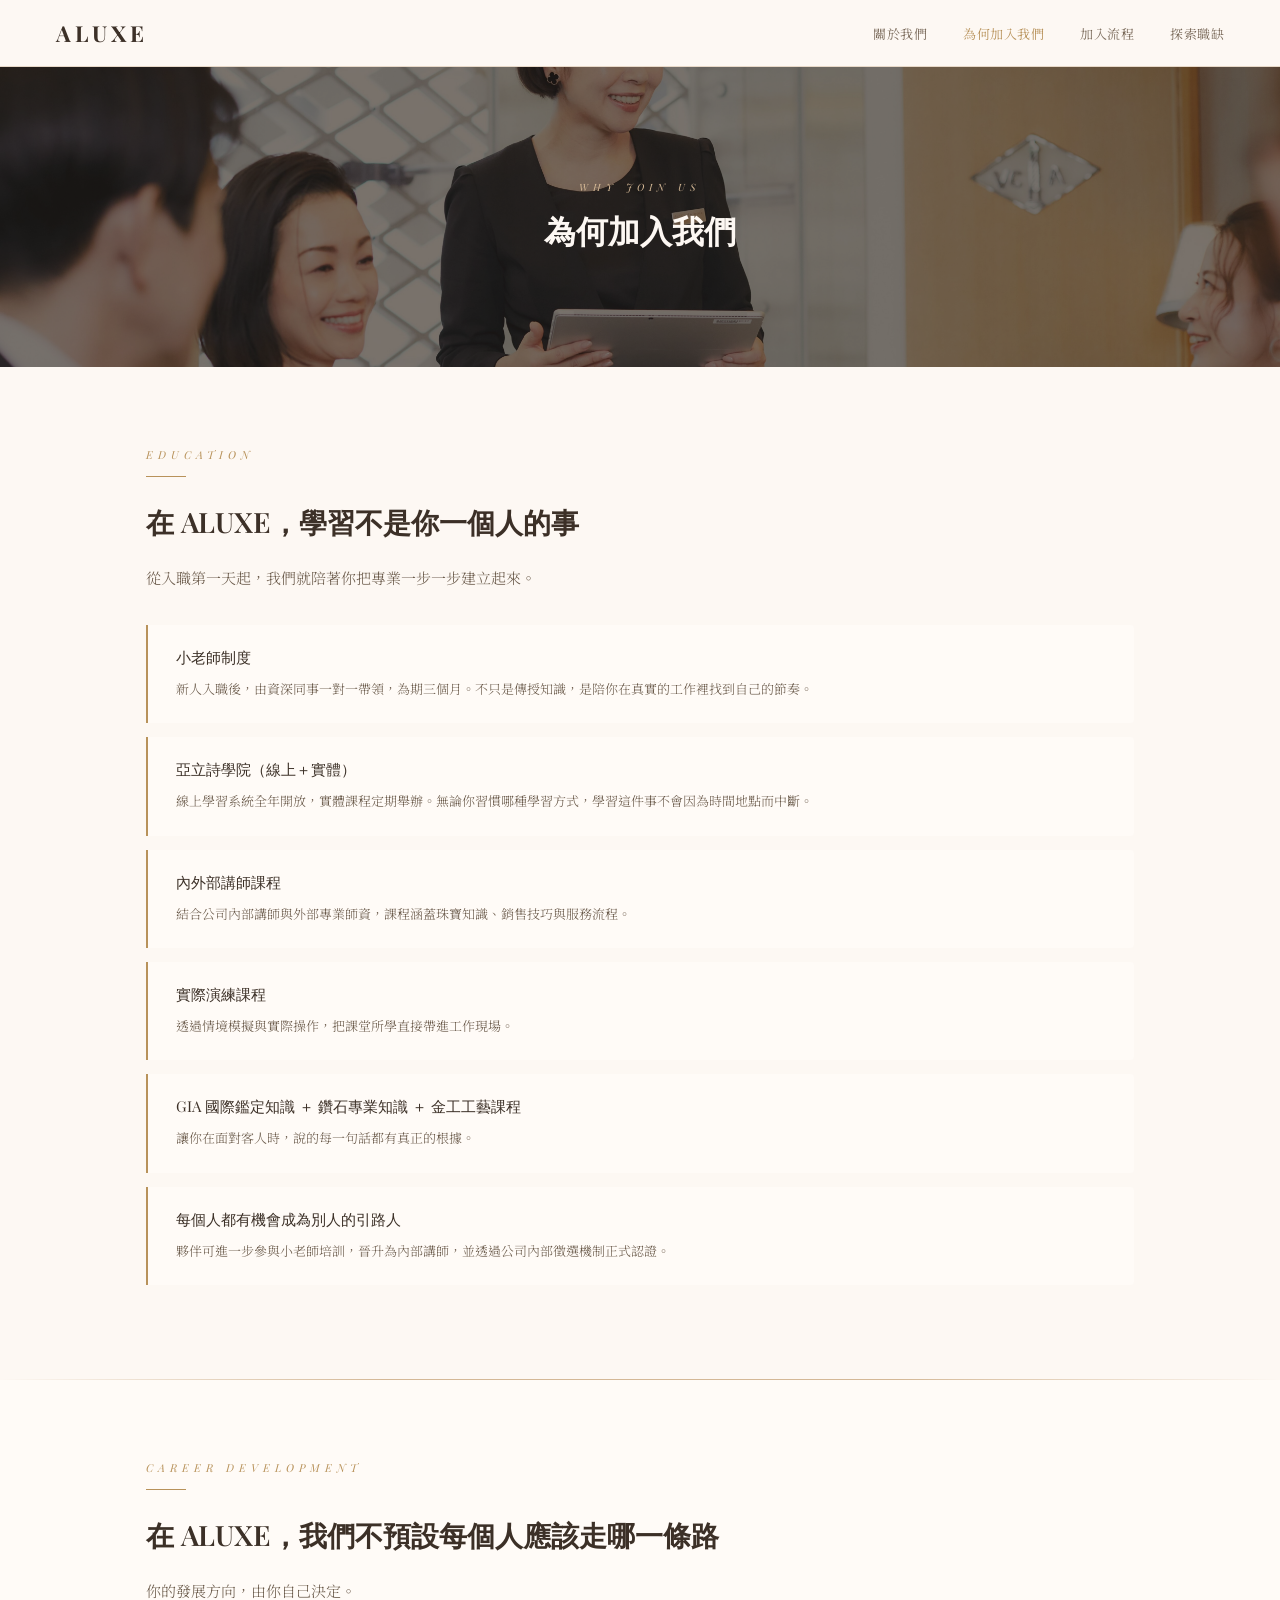
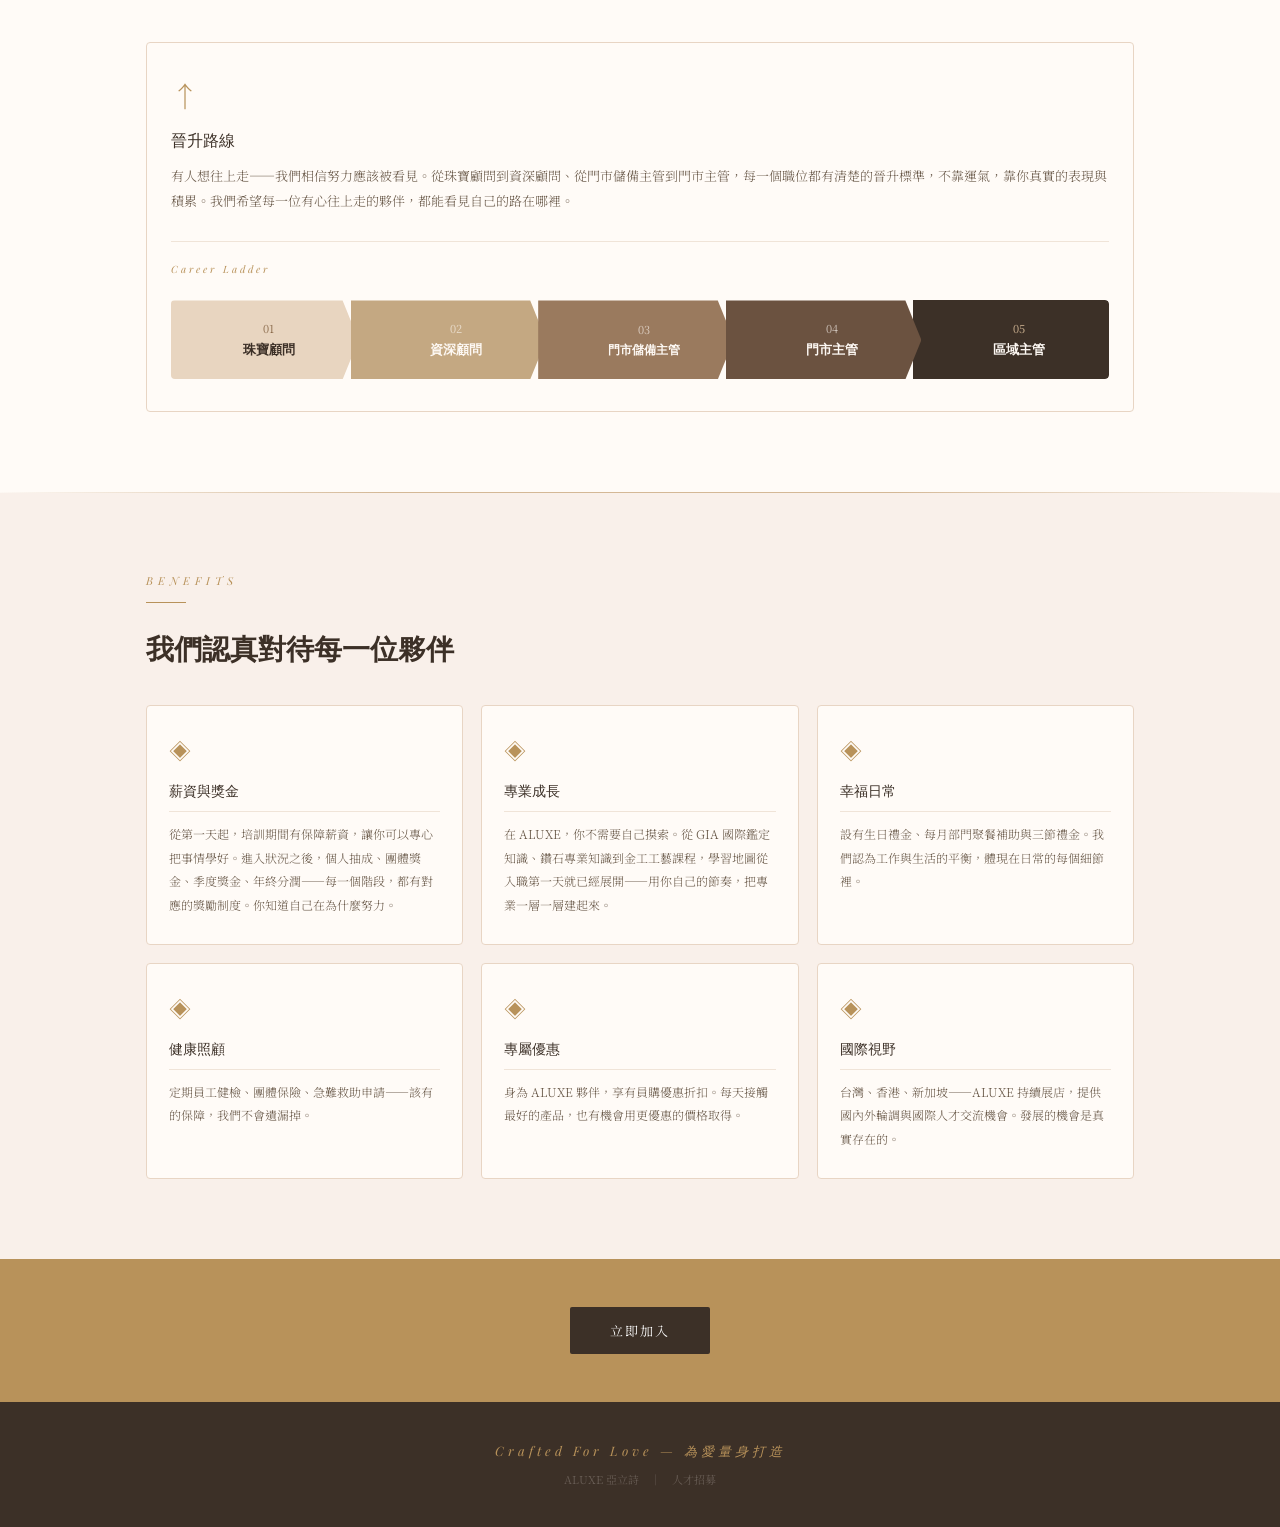
<file: career_5.html>
<!DOCTYPE html>
<html lang="zh-TW">
<head>
<meta charset="UTF-8">
<meta name="viewport" content="width=device-width, initial-scale=1.0">
<title>為何加入我們 — ALUXE 亞立詩</title>
<link rel="stylesheet" href="shared.css">
</head>
<body>

<nav class="nav">
  <a href="index.html" class="nav-logo">ALUXE</a>
  <div class="nav-links">
    <a class="nav-link" href="https://www.aluxe.com/about/" target="_blank">關於我們</a>
    <a class="nav-link active" href="career.html">為何加入我們</a>
    <a class="nav-link" href="process.html">加入流程</a>
    <a class="nav-link" href="jobs.html">探索職缺</a>
  </div>
</nav>

<div class="page-hero">
  <div class="page-hero-bg" style="background:url('career_banner.jpg') center center / cover no-repeat;"></div>
  <div class="page-hero-content">
    <div class="page-hero-eyebrow">WHY JOIN US</div>
    <h1 class="page-hero-title">為何加入我們</h1>
  </div>
</div>

<!-- 教育訓練 -->
<section class="sec-cream">
  <div class="sec-inner">
    <div class="eyebrow">EDUCATION</div>
    <div class="rose-bar"></div>
    <h2 class="sec-title">在 ALUXE，學習不是你一個人的事</h2>
    <p class="sec-body" style="margin-bottom:32px;">從入職第一天起，我們就陪著你把專業一步一步建立起來。</p>
    <div class="edu-item"><div class="edu-title">小老師制度</div><div class="edu-desc">新人入職後，由資深同事一對一帶領，為期三個月。不只是傳授知識，是陪你在真實的工作裡找到自己的節奏。</div></div>
    <div class="edu-item"><div class="edu-title">亞立詩學院（線上＋實體）</div><div class="edu-desc">線上學習系統全年開放，實體課程定期舉辦。無論你習慣哪種學習方式，學習這件事不會因為時間地點而中斷。</div></div>
    <div class="edu-item"><div class="edu-title">內外部講師課程</div><div class="edu-desc">結合公司內部講師與外部專業師資，課程涵蓋珠寶知識、銷售技巧與服務流程。</div></div>
    <div class="edu-item"><div class="edu-title">實際演練課程</div><div class="edu-desc">透過情境模擬與實際操作，把課堂所學直接帶進工作現場。</div></div>
    <div class="edu-item"><div class="edu-title">GIA 國際鑑定知識 ＋ 鑽石專業知識 ＋ 金工工藝課程</div><div class="edu-desc">讓你在面對客人時，說的每一句話都有真正的根據。</div></div>
    <div class="edu-item"><div class="edu-title">每個人都有機會成為別人的引路人</div><div class="edu-desc">夥伴可進一步參與小老師培訓，晉升為內部講師，並透過公司內部徵選機制正式認證。</div></div>
  </div>
</section>

<div class="warm-divider"></div>

<!-- 職涯發展 -->
<section class="sec-white">
  <div class="sec-inner">
    <div class="eyebrow">CAREER DEVELOPMENT</div>
    <div class="rose-bar"></div>
    <h2 class="sec-title">在 ALUXE，我們不預設每個人應該走哪一條路</h2>
    <p class="sec-body" style="margin-bottom:36px;">你的發展方向，由你自己決定。</p>
    <div class="career-grid" style="grid-template-columns:1fr;">
      <div class="career-card">
        <div class="career-icon">↑</div>
        <div class="career-title">晉升路線</div>
        <div class="career-desc">有人想往上走——我們相信努力應該被看見。從珠寶顧問到資深顧問、從門市儲備主管到門市主管，每一個職位都有清楚的晉升標準，不靠運氣，靠你真實的表現與積累。我們希望每一位有心往上走的夥伴，都能看見自己的路在哪裡。</div>
        <div style="margin-top:28px; padding-top:20px; border-top:1px solid #F0E4D8;">
          <div style="font-family:'Playfair Display',serif; font-size:10px; color:#B8925A; letter-spacing:3px; margin-bottom:24px; font-style:italic;">Career Ladder</div>
          <div style="display:flex; align-items:stretch; width:100%; overflow:hidden; border-radius:4px;">
            <div style="flex:1; background:#E8D5C0; padding:20px 8px 20px 16px; position:relative; clip-path:polygon(0 0, calc(100% - 16px) 0, 100% 50%, calc(100% - 16px) 100%, 0 100%); display:flex; flex-direction:column; justify-content:center; align-items:center; text-align:center;">
              <div style="font-size:11px; color:#8A6A4A; margin-bottom:4px; font-family:'Noto Serif TC',serif;">01</div>
              <div style="font-family:'Playfair Display',serif; font-size:13px; color:#3C3027; font-weight:600;">珠寶顧問</div>
            </div>
            <div style="flex:1; background:#C4A882; padding:20px 8px 20px 24px; position:relative; clip-path:polygon(0 0, calc(100% - 16px) 0, 100% 50%, calc(100% - 16px) 100%, 0 100%); margin-left:-8px; display:flex; flex-direction:column; justify-content:center; align-items:center; text-align:center;">
              <div style="font-size:11px; color:#FDF8F3; opacity:0.7; margin-bottom:4px; font-family:'Noto Serif TC',serif;">02</div>
              <div style="font-family:'Playfair Display',serif; font-size:13px; color:#FDF8F3; font-weight:600;">資深顧問</div>
            </div>
            <div style="flex:1; background:#9A7A5E; padding:20px 8px 20px 24px; position:relative; clip-path:polygon(0 0, calc(100% - 16px) 0, 100% 50%, calc(100% - 16px) 100%, 0 100%); margin-left:-8px; display:flex; flex-direction:column; justify-content:center; align-items:center; text-align:center;">
              <div style="font-size:11px; color:#FDF8F3; opacity:0.7; margin-bottom:4px; font-family:'Noto Serif TC',serif;">03</div>
              <div style="font-family:'Playfair Display',serif; font-size:12px; color:#FDF8F3; font-weight:600;">門市儲備主管</div>
            </div>
            <div style="flex:1; background:#6B5240; padding:20px 8px 20px 24px; position:relative; clip-path:polygon(0 0, calc(100% - 16px) 0, 100% 50%, calc(100% - 16px) 100%, 0 100%); margin-left:-8px; display:flex; flex-direction:column; justify-content:center; align-items:center; text-align:center;">
              <div style="font-size:11px; color:#FDF8F3; opacity:0.7; margin-bottom:4px; font-family:'Noto Serif TC',serif;">04</div>
              <div style="font-family:'Playfair Display',serif; font-size:13px; color:#FDF8F3; font-weight:600;">門市主管</div>
            </div>
            <div style="flex:1; background:#3C3027; padding:20px 8px 20px 24px; margin-left:-8px; display:flex; flex-direction:column; justify-content:center; align-items:center; text-align:center; border-radius:0 4px 4px 0;">
              <div style="font-size:11px; color:#D4B896; margin-bottom:4px; font-family:'Noto Serif TC',serif;">05</div>
              <div style="font-family:'Playfair Display',serif; font-size:13px; color:#FDF8F3; font-weight:600;">區域主管</div>
            </div>
          </div>
        </div>
      </div>
    </div>
  </div>
</section>

<div class="warm-divider"></div>

<!-- 員工福利 -->
<section class="sec-rose">
  <div class="sec-inner">
    <div class="eyebrow">BENEFITS</div>
    <div class="rose-bar"></div>
    <h2 class="sec-title">我們認真對待每一位夥伴</h2>
    <div class="benefits-grid">
      <div class="benefit-card"><div class="b-icon">◈</div><div class="b-title">薪資與獎金</div><div class="b-desc">從第一天起，培訓期間有保障薪資，讓你可以專心把事情學好。進入狀況之後，個人抽成、團體獎金、季度獎金、年終分潤——每一個階段，都有對應的獎勵制度。你知道自己在為什麼努力。</div></div>
      <div class="benefit-card"><div class="b-icon">◈</div><div class="b-title">專業成長</div><div class="b-desc">在 ALUXE，你不需要自己摸索。從 GIA 國際鑑定知識、鑽石專業知識到金工工藝課程，學習地圖從入職第一天就已經展開——用你自己的節奏，把專業一層一層建起來。</div></div>
      <div class="benefit-card"><div class="b-icon">◈</div><div class="b-title">幸福日常</div><div class="b-desc">設有生日禮金、每月部門聚餐補助與三節禮金。我們認為工作與生活的平衡，體現在日常的每個細節裡。</div></div>
      <div class="benefit-card"><div class="b-icon">◈</div><div class="b-title">健康照顧</div><div class="b-desc">定期員工健檢、團體保險、急難救助申請——該有的保障，我們不會遺漏掉。</div></div>
      <div class="benefit-card"><div class="b-icon">◈</div><div class="b-title">專屬優惠</div><div class="b-desc">身為 ALUXE 夥伴，享有員購優惠折扣。每天接觸最好的產品，也有機會用更優惠的價格取得。</div></div>
      <div class="benefit-card"><div class="b-icon">◈</div><div class="b-title">國際視野</div><div class="b-desc">台灣、香港、新加坡——ALUXE 持續展店，提供國內外輪調與國際人才交流機會。發展的機會是真實存在的。</div></div>
    </div>
  </div>
</section>

<section style="background:#B8925A; padding:48px; text-align:center;">
  <a href="https://www.104.com.tw/company/1a2x6bidx6#info06" target="_blank" class="btn-warm" style="background:#3C3027;">立即加入</a>
</section>

<footer class="footer">
  <p class="footer-slogan">Crafted For Love — 為愛量身打造</p>
  <p class="footer-note">ALUXE 亞立詩　｜　人才招募</p>
</footer>

</body>
</html>
</file>
<file: shared.css>
@import url('https://fonts.googleapis.com/css2?family=Playfair+Display:ital,wght@0,400;0,600;0,700;1,400&family=Noto+Serif+TC:wght@300;400;500&display=swap');

* { box-sizing: border-box; margin: 0; padding: 0; }
body { font-family: "Noto Serif TC", "Georgia", serif; background: #FDF8F3; color: #3C3027; }

/* NAV */
.nav { background: rgba(253,248,243,0.96); padding: 18px 56px; display: flex; align-items: center; justify-content: space-between; border-bottom: 1px solid #E8D9C8; position: sticky; top: 0; z-index: 100; backdrop-filter: blur(8px); }
.nav-logo { font-family: "Playfair Display", serif; font-size: 22px; font-weight: 700; color: #3C3027; letter-spacing: 4px; text-decoration: none; }
.nav-links { display: flex; gap: 36px; font-size: 13px; color: #7A6A5A; }
.nav-link { text-decoration: none; color: #7A6A5A; letter-spacing: 0.5px; transition: color 0.2s; }
.nav-link:hover { color: #B8925A; }
.nav-link.active { color: #B8925A; }

/* BUTTONS */
.btn-warm { background: #B8925A; color: #fff; padding: 14px 40px; font-size: 13px; font-family: "Noto Serif TC", serif; display: inline-block; letter-spacing: 2px; cursor: pointer; text-decoration: none; border: none; border-radius: 2px; transition: background 0.2s; }
.btn-warm:hover { background: #A07848; }
.btn-outline { border: 1.5px solid #B8925A; color: #B8925A; padding: 12px 32px; font-size: 13px; font-family: "Noto Serif TC", serif; display: inline-block; letter-spacing: 1px; cursor: pointer; text-decoration: none; background: transparent; border-radius: 2px; transition: all 0.2s; }
.btn-outline:hover { background: #B8925A; color: #fff; }

/* DIVIDERS */
.warm-divider { height: 1px; background: linear-gradient(to right, transparent, #D4B896 30%, #D4B896 70%, transparent); }
.rose-divider { height: 1px; background: linear-gradient(to right, transparent, #E8C5B0 30%, #E8C5B0 70%, transparent); }

/* SECTION LAYOUTS */
.sec-cream { background: #FDF8F3; }
.sec-white { background: #FFFBF7; }
.sec-warm { background: #F5EDE0; }
.sec-deep { background: #3C3027; }
.sec-rose { background: #F9F0EA; }
.sec-inner { max-width: 1100px; margin: 0 auto; padding: 80px 56px; }

.eyebrow { font-family: "Playfair Display", serif; font-size: 11px; color: #B8925A; letter-spacing: 5px; margin-bottom: 14px; text-transform: uppercase; font-style: italic; }
.sec-title { font-family: "Playfair Display", serif; font-size: 28px; font-weight: 600; color: #3C3027; line-height: 1.5; margin-bottom: 20px; }
.sec-title-light { font-family: "Playfair Display", serif; font-size: 28px; font-weight: 600; color: #FDF8F3; line-height: 1.5; margin-bottom: 20px; }
.sec-body { font-size: 15px; color: #6A5A4A; line-height: 2; margin-bottom: 14px; font-weight: 300; }
.sec-body-light { font-size: 15px; color: rgba(253,248,243,0.78); line-height: 2; margin-bottom: 14px; font-weight: 300; }
.rose-bar { width: 40px; height: 1px; background: #B8925A; margin-bottom: 24px; }

/* STATS */
.stats-row { display: grid; grid-template-columns: repeat(4, 1fr); gap: 20px; margin-bottom: 56px; }
.stat-card { text-align: center; padding: 28px 16px; border-bottom: 1.5px solid #D4B896; background: #FFFBF7; }
.stat-num { font-family: "Playfair Display", serif; font-size: 32px; font-weight: 600; color: #B8925A; margin-bottom: 8px; }
.stat-desc { font-size: 12px; color: #9A8A7A; letter-spacing: 1px; }

/* TWO COL */
.two-col { display: grid; grid-template-columns: 1fr 1fr; gap: 64px; align-items: center; }
.img-ph { background: linear-gradient(135deg, #F0E4D8 0%, #E8D5C4 100%); border-radius: 4px; display: flex; align-items: center; justify-content: center; color: #C4A888; font-size: 12px; text-align: center; padding: 16px; font-family: "Noto Serif TC", serif; }

/* MILESTONES */
.tl-grid { display: grid; grid-template-columns: 1fr 1fr; gap: 0 64px; margin-top: 40px; }
.tl-item { display: flex; gap: 18px; padding-bottom: 24px; }
.tl-dot-w { display: flex; flex-direction: column; align-items: center; }
.tl-dot { width: 10px; height: 10px; background: #B8925A; border-radius: 50%; margin-top: 5px; min-height: 10px; }
.tl-line { width: 1px; background: #E0CCBA; flex: 1; margin-top: 4px; }
.tl-date { font-family: "Playfair Display", serif; font-size: 11px; font-weight: 600; color: #B8925A; letter-spacing: 1px; margin-bottom: 4px; font-style: italic; }
.tl-text { font-size: 13px; color: #6A5A4A; line-height: 1.8; font-weight: 300; }

/* LOCATIONS */
.loc-row { display: flex; gap: 16px; flex-wrap: wrap; }
.loc-tag { background: #FFFBF7; border: 1px solid #D4B896; padding: 8px 18px; font-size: 12px; color: #6A5A4A; border-radius: 20px; font-family: "Noto Serif TC", serif; }

/* CAREER CARDS */
.career-grid { display: grid; grid-template-columns: repeat(3, 1fr); gap: 20px; margin-top: 36px; }
.career-card { border: 1px solid #E8D5C4; padding: 32px 24px; background: #FFFBF7; border-radius: 4px; }
.career-icon { font-size: 28px; color: #B8925A; margin-bottom: 14px; }
.career-title { font-family: "Playfair Display", serif; font-size: 16px; color: #3C3027; margin-bottom: 12px; }
.career-desc { font-size: 13px; color: #6A5A4A; line-height: 1.9; font-weight: 300; }
.ladder { margin-top: 20px; padding-top: 16px; border-top: 1px solid #F0E4D8; }
.ladder-label { font-size: 10px; color: #B8925A; letter-spacing: 2px; margin-bottom: 12px; font-family: "Playfair Display", serif; font-style: italic; }
.l-item { display: flex; align-items: center; gap: 10px; }
.l-dot { width: 7px; height: 7px; background: #B8925A; border-radius: 50%; min-width: 7px; }
.l-dot.base { background: #3C3027; }
.l-line { width: 1px; height: 16px; background: #D4B896; margin-left: 3px; }
.l-text { font-size: 11px; color: #7A6A5A; font-weight: 400; }

/* EDUCATION */
.edu-item { background: #FFFBF7; border-left: 2px solid #B8925A; padding: 22px 28px; margin-bottom: 14px; border-radius: 0 4px 4px 0; }
.edu-title { font-family: "Playfair Display", serif; font-size: 15px; color: #3C3027; margin-bottom: 8px; }
.edu-desc { font-size: 13px; color: #6A5A4A; line-height: 1.95; font-weight: 300; }

/* BENEFITS */
.benefits-grid { display: grid; grid-template-columns: repeat(3, 1fr); gap: 18px; margin-top: 36px; }
.benefit-card { background: #FFFBF7; padding: 28px 22px; border: 1px solid #E8D5C4; border-radius: 4px; }
.b-icon { font-size: 22px; color: #B8925A; margin-bottom: 14px; }
.b-title { font-family: "Playfair Display", serif; font-size: 14px; color: #3C3027; margin-bottom: 10px; padding-bottom: 10px; border-bottom: 1px solid #F0E4D8; }
.b-desc { font-size: 12px; color: #6A5A4A; line-height: 1.95; font-weight: 300; }

/* PROCESS STEPS */
.steps { display: flex; gap: 0; margin-top: 40px; }
.step { flex: 1; display: flex; flex-direction: column; align-items: center; text-align: center; position: relative; }
.step:not(:last-child)::after { content: '·····'; position: absolute; right: -20px; top: 20px; color: #D4B896; font-size: 14px; letter-spacing: 2px; }
.step-num { width: 52px; height: 52px; border-radius: 50%; background: transparent; border: 1.5px solid #B8925A; color: #B8925A; font-family: "Playfair Display", serif; font-size: 14px; display: flex; align-items: center; justify-content: center; margin-bottom: 14px; }
.step-title { font-family: "Playfair Display", serif; font-size: 13px; color: #3C3027; margin-bottom: 8px; }
.step-desc { font-size: 11px; color: #7A6A5A; line-height: 1.8; padding: 0 10px; font-weight: 300; }

/* TIPS */
.tips-box { margin-top: 48px; padding-top: 36px; border-top: 1px solid #E8D5C4; }
.tips-title { font-family: "Playfair Display", serif; font-size: 20px; color: #3C3027; margin-bottom: 14px; }
.tips-lead { font-size: 14px; color: #6A5A4A; line-height: 2; margin-bottom: 24px; font-weight: 300; }
.tips-grid { display: grid; grid-template-columns: repeat(3, 1fr); gap: 14px; }
.tip-card { background: #FFFBF7; border-left: 2px solid #B8925A; padding: 16px 18px; font-size: 12px; color: #6A5A4A; line-height: 1.9; border-radius: 0 4px 4px 0; font-weight: 300; }

/* JOBS */
.region-title { font-family: "Playfair Display", serif; font-size: 16px; color: #3C3027; padding: 14px 0; border-bottom: 1.5px solid #D4B896; margin: 28px 0 18px; font-style: italic; }
.store-grid { display: grid; grid-template-columns: repeat(4, 1fr); gap: 14px; }
.store-card { background: #FFFBF7; border: 1px solid #E8D5C4; padding: 18px; border-radius: 4px; }
.store-name { font-family: "Playfair Display", serif; font-size: 13px; color: #3C3027; margin-bottom: 10px; }
.store-btn { border: 1px solid #B8925A; color: #B8925A; padding: 7px 14px; font-size: 11px; display: inline-block; letter-spacing: 1px; text-decoration: none; border-radius: 2px; font-family: "Noto Serif TC", serif; transition: all 0.2s; }
.store-btn:hover { background: #B8925A; color: #fff; }

/* PILLARS */
.pillar-grid { display: grid; grid-template-columns: repeat(3, 1fr); gap: 18px; margin-top: 36px; }
.pillar-card { border: 1px solid rgba(184,146,90,0.3); padding: 36px 24px; text-align: center; border-radius: 4px; }
.p-en { font-family: "Playfair Display", serif; font-size: 10px; color: #B8925A; letter-spacing: 4px; margin-bottom: 10px; font-style: italic; }
.p-zh { font-family: "Playfair Display", serif; font-size: 22px; color: #FDF8F3; margin-bottom: 16px; }
.p-desc { font-size: 12px; color: rgba(253,248,243,0.65); line-height: 1.95; font-weight: 300; }

/* FOOTER */
.footer { background: #3C3027; padding: 40px 56px; text-align: center; }
.footer-slogan { font-family: "Playfair Display", serif; color: #B8925A; font-size: 13px; letter-spacing: 4px; margin-bottom: 10px; font-style: italic; }
.footer-note { color: rgba(253,248,243,0.22); font-size: 11px; font-family: "Noto Serif TC", serif; }

/* PAGE HERO */
.page-hero { padding: 72px 56px; text-align: center; position: relative; overflow: hidden; min-height: 300px; display: flex; flex-direction: column; align-items: center; justify-content: center; }
.page-hero::before { content: ''; position: absolute; inset: 0; background: rgba(40,28,18,0.62); z-index: 1; }
.page-hero-bg { position: absolute; inset: 0; }
.page-hero-content { position: relative; z-index: 2; }
.page-hero-eyebrow { font-family: "Playfair Display", serif; color: #D4B896; font-size: 10px; letter-spacing: 5px; margin-bottom: 14px; font-style: italic; }
.page-hero-title { font-family: "Playfair Display", serif; color: #FDF8F3; font-size: 32px; font-weight: 600; }

/* VISION */
.vision-strip { background: #FFFBF7; border-top: 1.5px solid #D4B896; border-bottom: 1.5px solid #D4B896; padding: 48px 56px; text-align: center; }
.vision-text { font-family: "Playfair Display", serif; font-size: 20px; color: #3C3027; line-height: 1.9; max-width: 640px; margin: 0 auto; font-style: italic; font-weight: 400; }

/* CTA BLOCK */
.cta-block { position: relative; overflow: hidden; text-align: center; }
.cta-block::before { content: ''; position: absolute; inset: 0; background: rgba(40,28,18,0.75); z-index: 1; }
.cta-inner { position: relative; z-index: 2; }

@media (max-width: 768px) {
  .stats-row, .two-col, .career-grid, .benefits-grid, .pillar-grid, .tl-grid { grid-template-columns: 1fr; }
  .steps { flex-direction: column; gap: 24px; }
  .step:not(:last-child)::after { display: none; }
  .store-grid { grid-template-columns: repeat(2, 1fr); }
  .sec-inner { padding: 56px 24px; }
  .nav { padding: 16px 24px; }
  .nav-links { display: none; }
  .tips-grid { grid-template-columns: 1fr; }
  .page-hero { padding: 56px 24px; }
}
</file>
